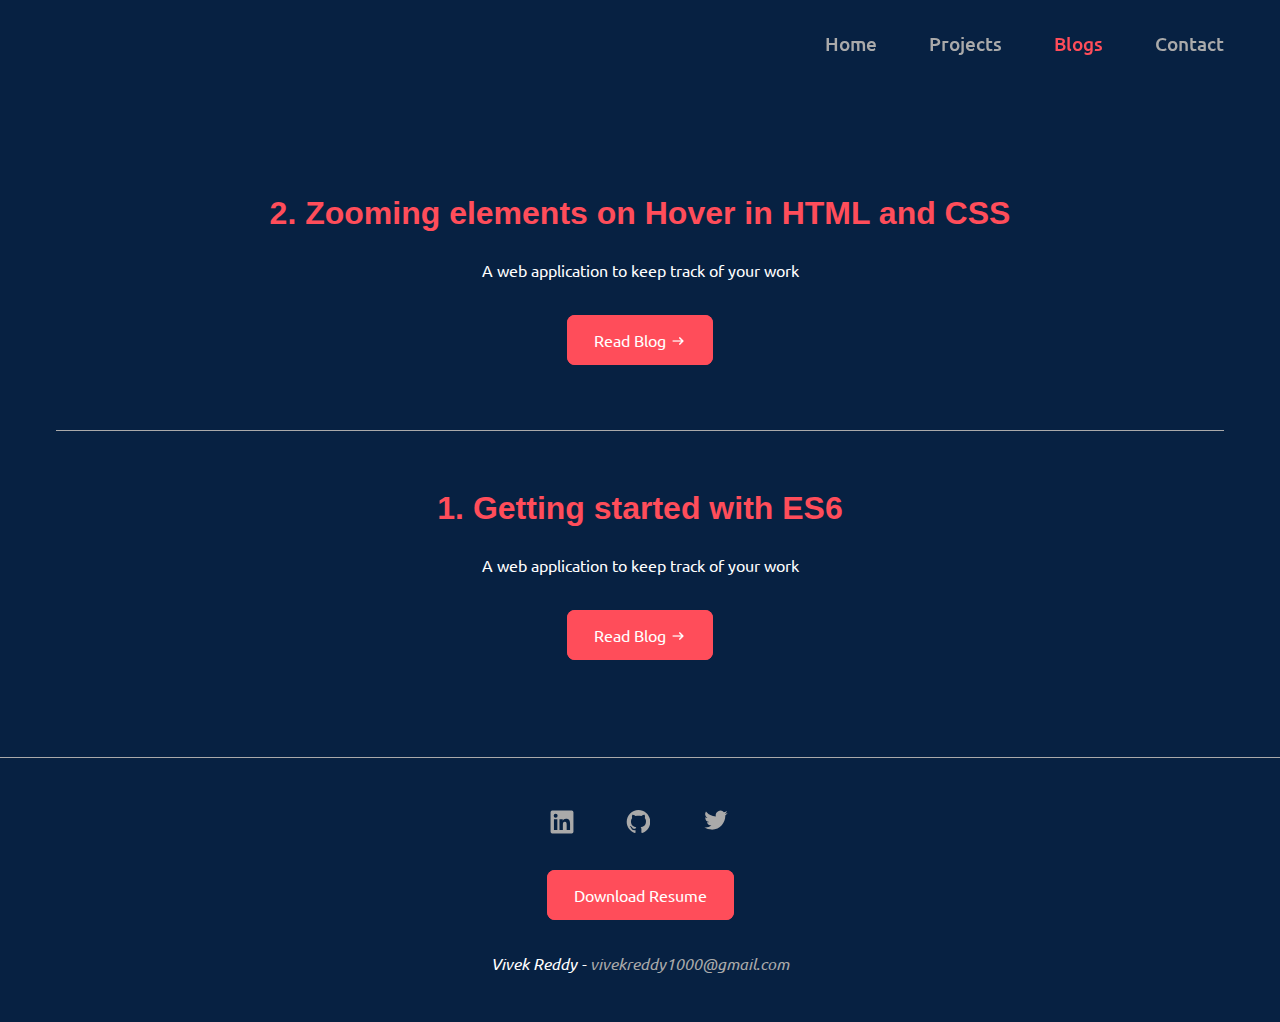
<file: blogs.html>
<!DOCTYPE html>
<html lang="en">
  <head>
    <meta charset="UTF-8" />
    <meta http-equiv="X-UA-Compatible" content="IE=edge" />
    <meta name="viewport" content="width=device-width, initial-scale=1.0" />
    <title>Portfolio | Blogs</title>
    <link rel="stylesheet" href="styles.css" />
    <link rel="preconnect" href="https://fonts.googleapis.com" />
    <link rel="preconnect" href="https://fonts.gstatic.com" crossorigin />
    <link
      href="https://fonts.googleapis.com/css2?family=Ubuntu:wght@400;500;700&display=swap"
      rel="stylesheet"
    />
  </head>

  <body>
    <nav class="nav">
      <img id="btn-menu" src="./images/HamburgerMenu.svg" alt="" />
      <ul class="nav-ul">
        <li class="navlist">
          <a href="./index.html" class="navlinks non-activelink">Home</a>
        </li>
        <li class="navlist">
          <a href="./projects.html" class="navlinks non-activelink">Projects</a>
        </li>
        <li class="navlist">
          <a href="/" class="navlinks activelink">Blogs</a>
        </li>
        <li class="navlist">
          <a href="#footer" class="navlinks non-activelink">Contact</a>
        </li>
      </ul>
    </nav>
    <div id="side-menu">
      <div id="close-btn">
        <img id="close-img" src="./images/close.png" alt="" />
      </div>
      <div id="side-menu-content">
        <ul class="side-menu-ul">
          <li class="side-menu-list">
            <a class="side-menu-links" href="./index.html">Home</a>
          </li>
          <li class="side-menu-list">
            <a class="side-menu-links" href="./projects.html">Projects</a>
          </li>
          <li class="side-menu-list">
            <a class="side-menu-links" href="/">Blogs</a>
          </li>
          <li class="side-menu-list">
            <a id="contact-btn" class="side-menu-links" href="#footer"
              >Contact</a
            >
          </li>
        </ul>
      </div>
    </div>

    <div class="container container-2">
      <section class="section">
        <h2 class="headings h2s">
          2. Zooming elements on Hover in HTML and CSS
        </h2>
        <p>A web application to keep track of your work</p>
        <a
          href="https://vivekg.hashnode.dev/2-zooming-background-images"
          class="btn"
          target="_blank"
          >Read Blog
          <img id="right-arrow-img" src="./images/white-right-arrow.png" alt=""
        /></a>
      </section>
      <section class="section border">
        <h2 class="headings h2s">1. Getting started with ES6</h2>
        <p>A web application to keep track of your work</p>
        <a
          href="https://vivekg.hashnode.dev/1-getting-started-with-es6"
          class="btn"
          target="_blank"
          >Read Blog
          <img id="right-arrow-img" src="./images/white-right-arrow.png" alt=""
        /></a>
      </section>
    </div>

    <footer id="footer">
      <div id="footer-1">
        <ul class="footer-ul">
          <li class="footerlist">
            <a
              class="footerlinks"
              href="https://www.linkedin.com/in/vivek-reddy-g/"
            >
              <svg id="linkedin" class="socialmedia" viewBox="0 0 128 128">
                <path
                  d="M116,3H12a8.91,8.91,0,0,0-9,8.8V116.22A8.91,8.91,0,0,0,12,125H116a8.93,8.93,0,0,0,9-8.81V11.77A8.93,8.93,0,0,0,116,3ZM39.17,107H21.06V48.73H39.17Zm-9-66.21a10.5,10.5,0,1,1,10.49-10.5A10.5,10.5,0,0,1,30.12,40.77ZM107,107H88.89V78.65c0-6.75-.12-15.44-9.41-15.44s-10.87,7.36-10.87,15V107H50.53V48.73H67.89v8h.24c2.42-4.58,8.32-9.41,17.13-9.41C103.6,47.28,107,59.35,107,75Z"
                ></path>
              </svg>
            </a>
          </li>
          <li class="footerlist">
            <a class="footerlinks" href="https://github.com/vivek-guda">
              <svg id="github" class="socialmedia" viewBox="0 0 128 128">
                <path
                  d="M64 5.103c-33.347 0-60.388 27.035-60.388 60.388 0 26.682 17.303 49.317 41.297 57.303 3.017.56 4.125-1.31 4.125-2.905 0-1.44-.056-6.197-.082-11.243-16.8 3.653-20.345-7.125-20.345-7.125-2.747-6.98-6.705-8.836-6.705-8.836-5.48-3.748.413-3.67.413-3.67 6.063.425 9.257 6.223 9.257 6.223 5.386 9.23 14.127 6.562 17.573 5.02.542-3.903 2.107-6.568 3.834-8.076-13.413-1.525-27.514-6.704-27.514-29.843 0-6.593 2.36-11.98 6.223-16.21-.628-1.52-2.695-7.662.584-15.98 0 0 5.07-1.623 16.61 6.19C53.7 35 58.867 34.327 64 34.304c5.13.023 10.3.694 15.127 2.033 11.526-7.813 16.59-6.19 16.59-6.19 3.287 8.317 1.22 14.46.593 15.98 3.872 4.23 6.215 9.617 6.215 16.21 0 23.194-14.127 28.3-27.574 29.796 2.167 1.874 4.097 5.55 4.097 11.183 0 8.08-.07 14.583-.07 16.572 0 1.607 1.088 3.49 4.148 2.897 23.98-7.994 41.263-30.622 41.263-57.294C124.388 32.14 97.35 5.104 64 5.104z"
                ></path>
              </svg>
            </a>
          </li>
          <li class="footerlist">
            <a class="footerlinks" href="https://twitter.com/GVivek_51">
              <svg id="twitter" class="socialmedia" viewBox=" 0 0 24 24">
                <path
                  d="M8.29 20.251c7.547 0 11.675-6.253 11.675-11.675 0-.178 0-.355-.012-.53A8.348 8.348 0 0022 5.92a8.19 8.19 0 01-2.357.646 4.118 4.118 0 001.804-2.27 8.224 8.224 0 01-2.605.996 4.107 4.107 0 00-6.993 3.743 11.65 11.65 0 01-8.457-4.287 4.106 4.106 0 001.27 5.477A4.072 4.072 0 012.8 9.713v.052a4.105 4.105 0 003.292 4.022 4.095 4.095 0 01-1.853.07 4.108 4.108 0 003.834 2.85A8.233 8.233 0 012 18.407a11.616 11.616 0 006.29 1.84"
                ></path>
              </svg>
            </a>
          </li>
        </ul>
      </div>
      <div id="footer-2">
        <a class="btn" href="./VivekResume.pdf" target="_blank"
          >Download Resume</a
        >
      </div>
      <div id="footer-3">
        <em
          >Vivek Reddy -
          <a
            id="mail-link"
            class="navlinks"
            href="mailto:vivekreddy1000@gmail.com"
            >vivekreddy1000@gmail.com</a
          ></em
        >
      </div>
    </footer>

    <script src="app.js"></script>
  </body>
</html>
</file>
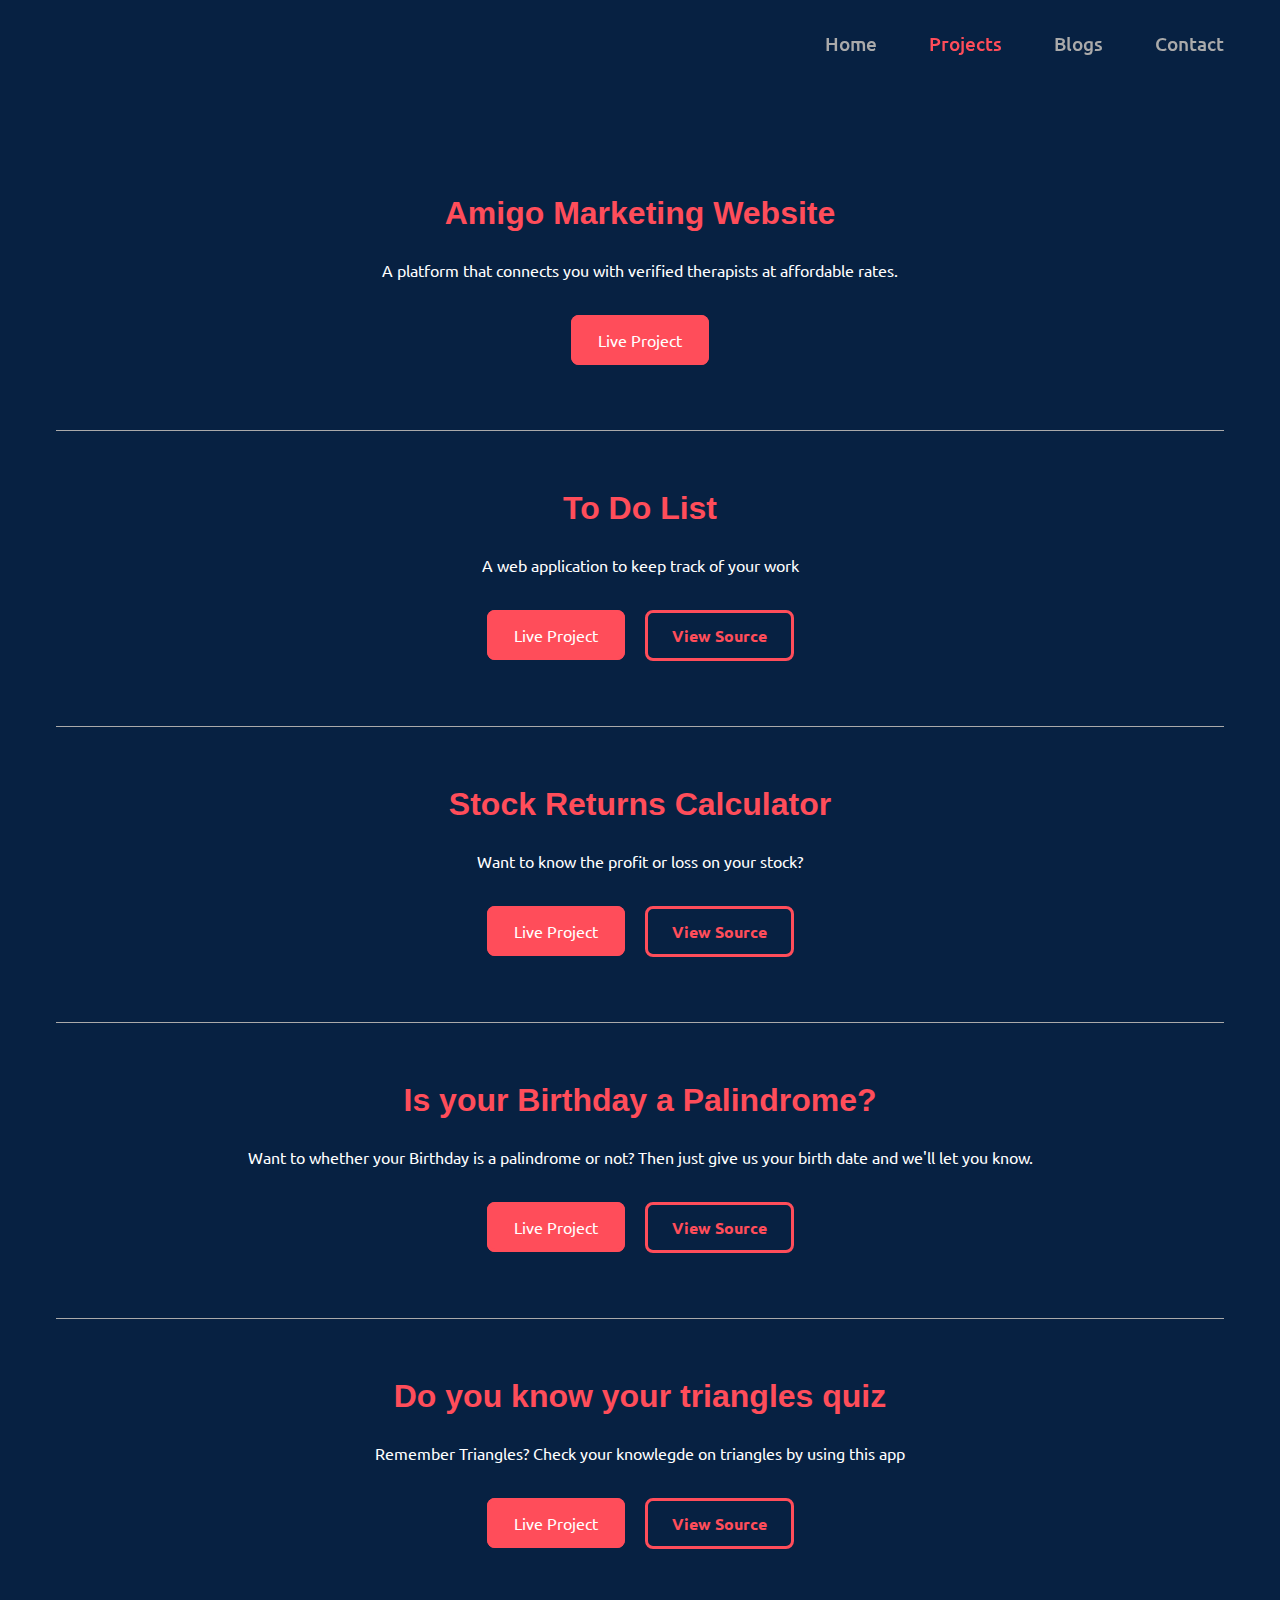
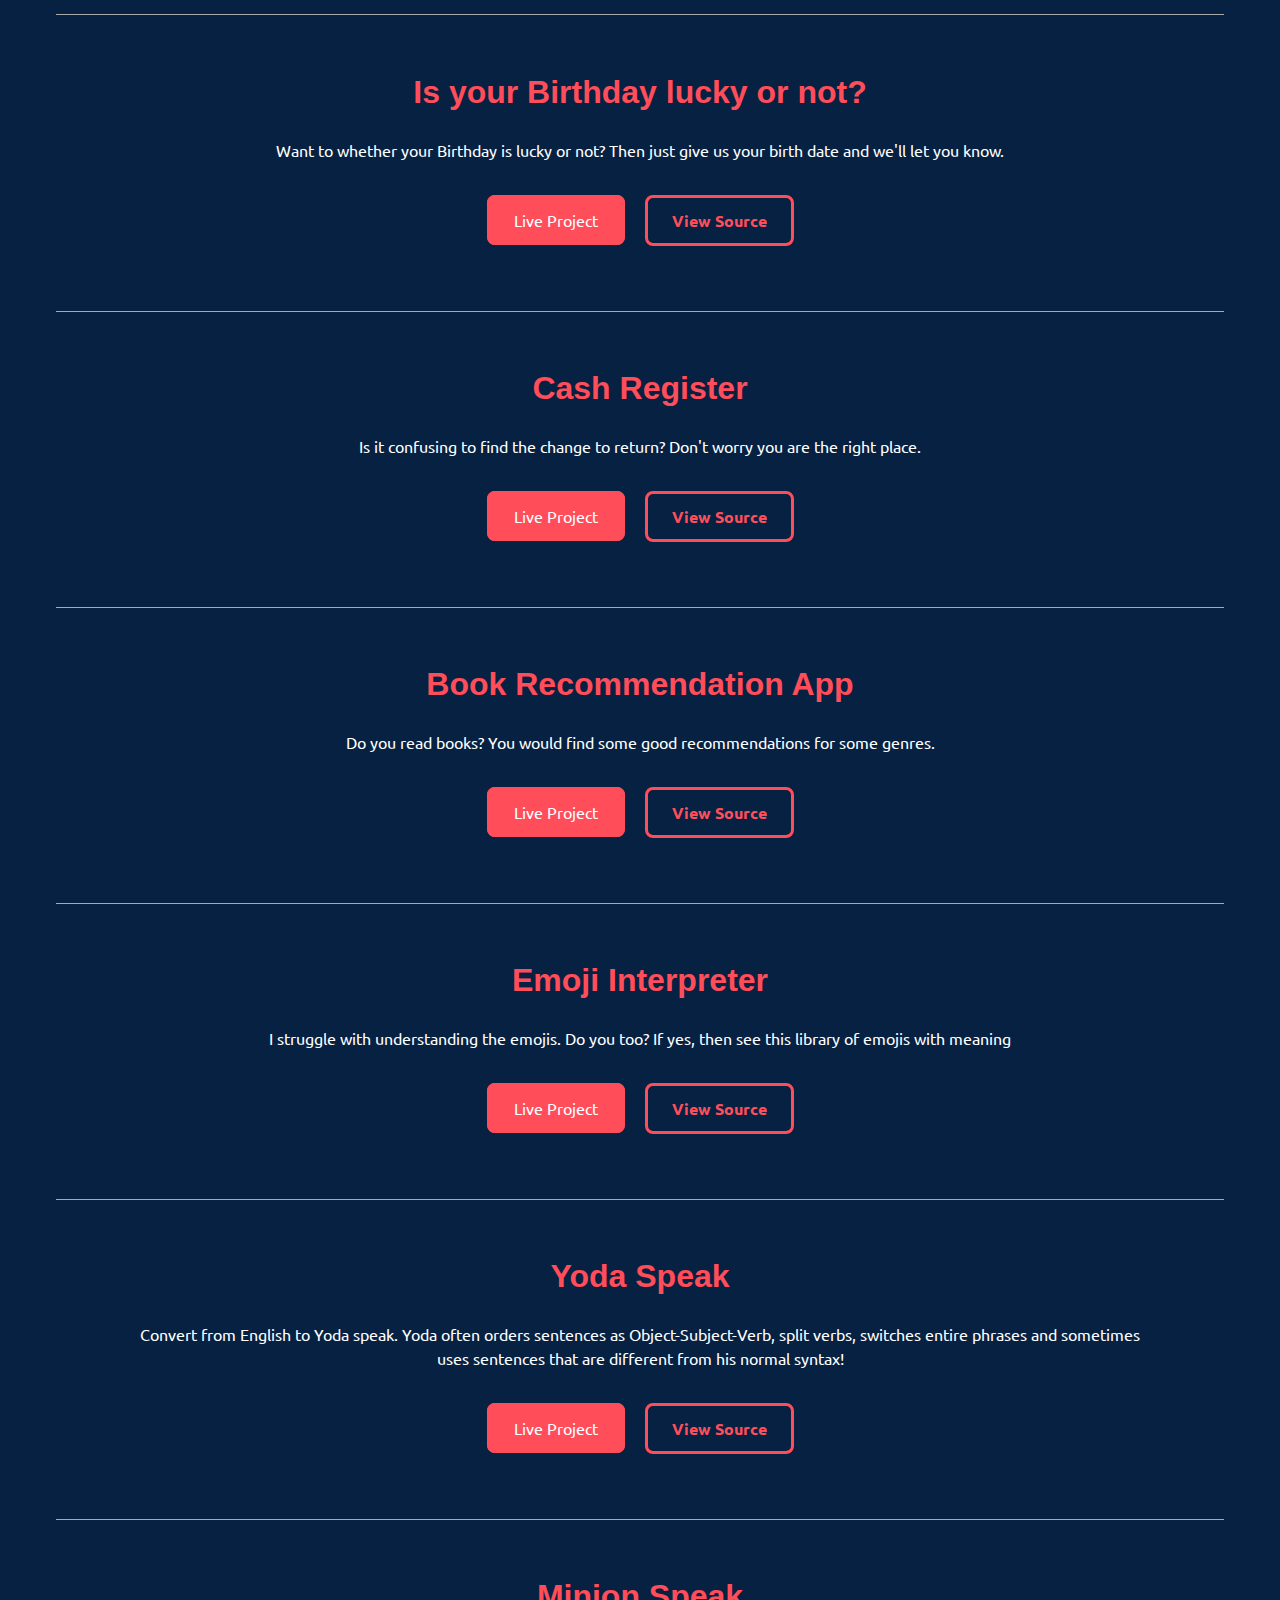
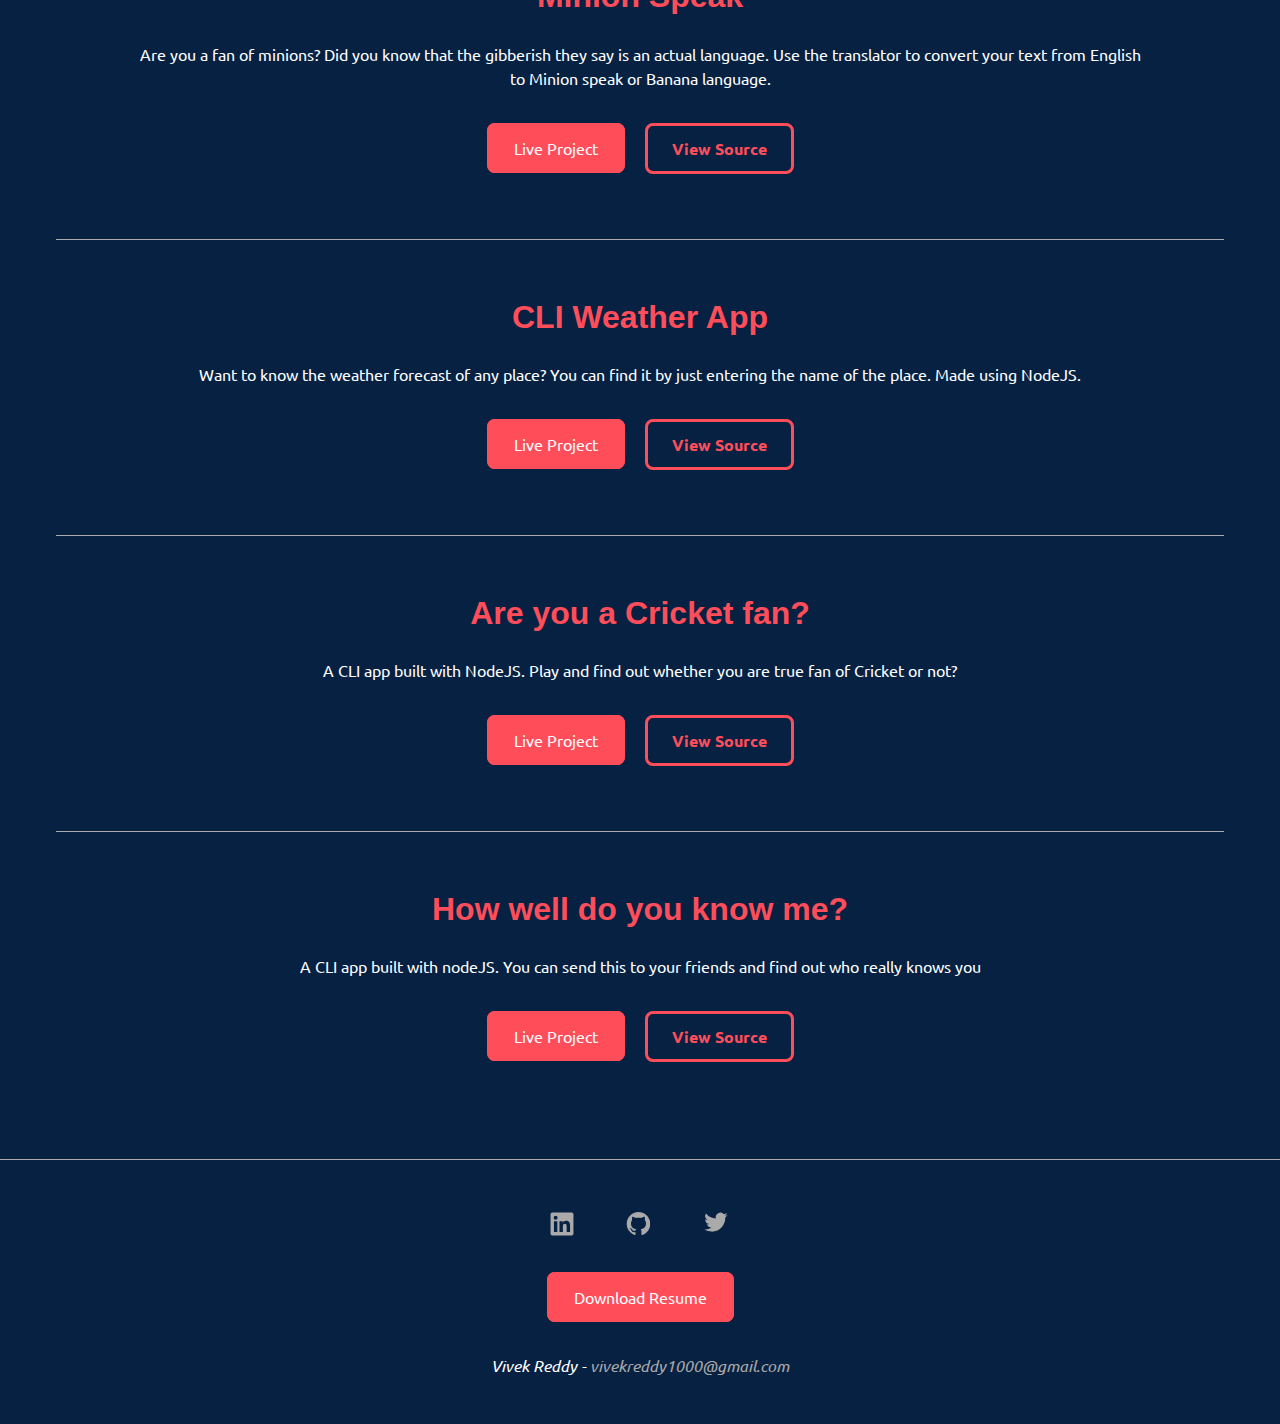
<file: projects.html>
<!DOCTYPE html>
<html lang="en">
  <head>
    <meta charset="UTF-8" />
    <meta http-equiv="X-UA-Compatible" content="IE=edge" />
    <meta name="viewport" content="width=device-width, initial-scale=1.0" />
    <title>Portfolio | Projects</title>
    <link rel="stylesheet" href="styles.css" />
    <link rel="preconnect" href="https://fonts.googleapis.com" />
    <link rel="preconnect" href="https://fonts.gstatic.com" crossorigin />
    <link
      href="https://fonts.googleapis.com/css2?family=Ubuntu:wght@400;500;700&display=swap"
      rel="stylesheet"
    />
  </head>

  <body>
    <nav class="nav">
      <img id="btn-menu" src="./images/HamburgerMenu.svg" alt="" />
      <ul class="nav-ul">
        <li class="navlist">
          <a href="./index.html" class="navlinks non-activelink">Home</a>
        </li>
        <li class="navlist">
          <a href="/" class="navlinks activelink">Projects</a>
        </li>
        <li class="navlist">
          <a href="./blogs.html" class="navlinks non-activelink">Blogs</a>
        </li>
        <li class="navlist">
          <a href="#footer" class="navlinks non-activelink">Contact</a>
        </li>
      </ul>
    </nav>
    <div id="side-menu">
      <div id="close-btn">
        <img id="close-img" src="./images/close.png" alt="" />
      </div>
      <div id="side-menu-content">
        <ul class="side-menu-ul">
          <li class="side-menu-list">
            <a class="side-menu-links" href="./index.html">Home</a>
          </li>
          <li class="side-menu-list">
            <a class="side-menu-links" href="/">Projects</a>
          </li>
          <li class="side-menu-list">
            <a class="side-menu-links" href="./blogs.html">Blogs</a>
          </li>
          <li class="side-menu-list">
            <a id="contact-btn" class="side-menu-links" href="#footer"
              >Contact</a
            >
          </li>
        </ul>
      </div>
    </div>

    <div class="container container-2">
      <section class="section">
        <h2 class="headings h2s">Amigo Marketing Website</h2>
        <p>
          A platform that connects you with verified therapists at affordable
          rates.
        </p>
        <a href="https://amigoapp.in/" class="btn" target="_blank"
          >Live Project</a
        >
        <!-- <a href="#" class="secondary-btn" target="_blank" disa>View Source</a> -->
      </section>
      <section class="section border">
        <h2 class="headings h2s">To Do List</h2>
        <p>A web application to keep track of your work</p>
        <a href="https://task-tracker-1.netlify.app" class="btn" target="_blank"
          >Live Project</a
        >
        <a
          href="https://github.com/vivek-guda/To-Do-List"
          class="secondary-btn"
          target="_blank"
          >View Source</a
        >
      </section>
      <section class="section border">
        <h2 class="headings h2s">Stock Returns Calculator</h2>
        <p>Want to know the profit or loss on your stock?</p>
        <a
          href="https://stock-returns-calc.netlify.app"
          class="btn"
          target="_blank"
          >Live Project</a
        >
        <a
          href="https://github.com/vivek-guda/StockReturnsCalc"
          class="secondary-btn"
          target="_blank"
          >View Source</a
        >
      </section>
      <section class="section border">
        <h2 class="headings h2s">Is your Birthday a Palindrome?</h2>
        <p>
          Want to whether your Birthday is a palindrome or not? Then just give
          us your birth date and we'll let you know.
        </p>
        <a
          href="https://check-bday-palindrome.netlify.app/"
          class="btn"
          target="_blank"
          >Live Project</a
        >
        <a
          href="https://github.com/vivek-guda/Palindrome-bday"
          class="secondary-btn"
          target="_blank"
          >View Source</a
        >
      </section>
      <section class="section border">
        <h2 class="headings h2s">Do you know your triangles quiz</h2>
        <p>
          Remember Triangles? Check your knowlegde on triangles by using this
          app
        </p>
        <a
          href="https://fun-with-triangles-app.netlify.app"
          class="btn"
          target="_blank"
          >Live Project</a
        >
        <a
          href="https://github.com/vivek-guda/fun-with-triangles"
          class="secondary-btn"
          target="_blank"
          >View Source</a
        >
      </section>
      <section class="section border">
        <h2 class="headings h2s">Is your Birthday lucky or not?</h2>
        <p>
          Want to whether your Birthday is lucky or not? Then just give us your
          birth date and we'll let you know.
        </p>
        <a href="https://bday-lucky.netlify.app" class="btn" target="_blank"
          >Live Project</a
        >
        <a
          href="https://github.com/vivek-guda/IsYourBdayLucky"
          class="secondary-btn"
          target="_blank"
          >View Source</a
        >
      </section>
      <section class="section border">
        <h2 class="headings h2s">Cash Register</h2>
        <p>
          Is it confusing to find the change to return? Don't worry you are the
          right place.
        </p>
        <a href="https://cash-register1.netlify.app" class="btn" target="_blank"
          >Live Project</a
        >
        <a
          href="https://github.com/vivek-guda/Cash-Register"
          class="secondary-btn"
          target="_blank"
          >View Source</a
        >
      </section>
      <section class="section border">
        <h2 class="headings h2s">Book Recommendation App</h2>
        <p>
          Do you read books? You would find some good recommendations for some
          genres.
        </p>
        <a
          href="https://book-recommendations.netlify.app/"
          class="btn"
          target="_blank"
          >Live Project</a
        >
        <a
          href="https://github.com/vivek-guda/BookRecommendationApp"
          class="secondary-btn"
          target="_blank"
          >View Source</a
        >
      </section>
      <section class="section border">
        <h2 class="headings h2s">Emoji Interpreter</h2>
        <p>
          I struggle with understanding the emojis. Do you too? If yes, then see
          this library of emojis with meaning
        </p>
        <a href="https://mo52z.csb.app/" class="btn" target="_blank"
          >Live Project</a
        >
        <a
          href="https://github.com/vivek-guda/Emoji-Interpreter"
          class="secondary-btn"
          target="_blank"
          >View Source</a
        >
      </section>
      <section class="section border">
        <h2 class="headings h2s">Yoda Speak</h2>
        <p>
          Convert from English to Yoda speak. Yoda often orders sentences as
          Object-Subject-Verb, split verbs, switches entire phrases and
          sometimes uses sentences that are different from his normal syntax!
        </p>
        <a href="https://speak-yodish.netlify.app" class="btn" target="_blank"
          >Live Project</a
        >
        <a
          href="https://github.com/vivek-guda/YodaSpeak"
          class="secondary-btn"
          target="_blank"
          >View Source</a
        >
      </section>
      <section class="section border">
        <h2 class="headings h2s">Minion Speak</h2>
        <p>
          Are you a fan of minions? Did you know that the gibberish they say is
          an actual language. Use the translator to convert your text from
          English to Minion speak or Banana language.
        </p>
        <a
          href="https://convert-to-minionese.netlify.app"
          class="btn"
          target="_blank"
          >Live Project</a
        >
        <a
          href="https://github.com/vivek-guda/Minionese"
          class="secondary-btn"
          target="_blank"
          >View Source</a
        >
      </section>
      <section class="section border">
        <h2 class="headings h2s">CLI Weather App</h2>
        <p>
          Want to know the weather forecast of any place? You can find it by
          just entering the name of the place. Made using NodeJS.
        </p>
        <a
          href="https://replit.com/@VivekGuda/WeatherApp"
          class="btn"
          target="_blank"
          >Live Project</a
        >
        <a
          href="https://github.com/vivek-guda/CLI-project-3"
          class="secondary-btn"
          target="_blank"
          >View Source</a
        >
      </section>
      <section class="section border">
        <h2 class="headings h2s">Are you a Cricket fan?</h2>
        <p>
          A CLI app built with NodeJS. Play and find out whether you are true
          fan of Cricket or not?
        </p>
        <a
          href="https://replit.com/@VivekGuda/CricketQuiz"
          class="btn"
          target="_blank"
          >Live Project</a
        >
        <a
          href="https://github.com/vivek-guda/CLI-project-2"
          class="secondary-btn"
          target="_blank"
          >View Source</a
        >
      </section>
      <section class="section border">
        <h2 class="headings h2s">How well do you know me?</h2>
        <p>
          A CLI app built with nodeJS. You can send this to your friends and
          find out who really knows you
        </p>
        <a
          href="https://replit.com/@VivekGuda/How-well-do-you-know-me"
          class="btn"
          target="_blank"
          >Live Project</a
        >
        <a
          href="https://github.com/vivek-guda/CLI-project-1"
          class="secondary-btn"
          target="_blank"
          >View Source</a
        >
      </section>
    </div>

    <footer id="footer">
      <div id="footer-1">
        <ul class="footer-ul">
          <li class="footerlist">
            <a
              class="footerlinks"
              href="https://www.linkedin.com/in/vivek-reddy-g/"
            >
              <svg id="linkedin" class="socialmedia" viewBox="0 0 128 128">
                <path
                  d="M116,3H12a8.91,8.91,0,0,0-9,8.8V116.22A8.91,8.91,0,0,0,12,125H116a8.93,8.93,0,0,0,9-8.81V11.77A8.93,8.93,0,0,0,116,3ZM39.17,107H21.06V48.73H39.17Zm-9-66.21a10.5,10.5,0,1,1,10.49-10.5A10.5,10.5,0,0,1,30.12,40.77ZM107,107H88.89V78.65c0-6.75-.12-15.44-9.41-15.44s-10.87,7.36-10.87,15V107H50.53V48.73H67.89v8h.24c2.42-4.58,8.32-9.41,17.13-9.41C103.6,47.28,107,59.35,107,75Z"
                ></path>
              </svg>
            </a>
          </li>
          <li class="footerlist">
            <a class="footerlinks" href="https://github.com/vivek-guda">
              <svg id="github" class="socialmedia" viewBox="0 0 128 128">
                <path
                  d="M64 5.103c-33.347 0-60.388 27.035-60.388 60.388 0 26.682 17.303 49.317 41.297 57.303 3.017.56 4.125-1.31 4.125-2.905 0-1.44-.056-6.197-.082-11.243-16.8 3.653-20.345-7.125-20.345-7.125-2.747-6.98-6.705-8.836-6.705-8.836-5.48-3.748.413-3.67.413-3.67 6.063.425 9.257 6.223 9.257 6.223 5.386 9.23 14.127 6.562 17.573 5.02.542-3.903 2.107-6.568 3.834-8.076-13.413-1.525-27.514-6.704-27.514-29.843 0-6.593 2.36-11.98 6.223-16.21-.628-1.52-2.695-7.662.584-15.98 0 0 5.07-1.623 16.61 6.19C53.7 35 58.867 34.327 64 34.304c5.13.023 10.3.694 15.127 2.033 11.526-7.813 16.59-6.19 16.59-6.19 3.287 8.317 1.22 14.46.593 15.98 3.872 4.23 6.215 9.617 6.215 16.21 0 23.194-14.127 28.3-27.574 29.796 2.167 1.874 4.097 5.55 4.097 11.183 0 8.08-.07 14.583-.07 16.572 0 1.607 1.088 3.49 4.148 2.897 23.98-7.994 41.263-30.622 41.263-57.294C124.388 32.14 97.35 5.104 64 5.104z"
                ></path>
              </svg>
            </a>
          </li>
          <li class="footerlist">
            <a class="footerlinks" href="https://twitter.com/GVivek_51">
              <svg id="twitter" class="socialmedia" viewBox=" 0 0 24 24">
                <path
                  d="M8.29 20.251c7.547 0 11.675-6.253 11.675-11.675 0-.178 0-.355-.012-.53A8.348 8.348 0 0022 5.92a8.19 8.19 0 01-2.357.646 4.118 4.118 0 001.804-2.27 8.224 8.224 0 01-2.605.996 4.107 4.107 0 00-6.993 3.743 11.65 11.65 0 01-8.457-4.287 4.106 4.106 0 001.27 5.477A4.072 4.072 0 012.8 9.713v.052a4.105 4.105 0 003.292 4.022 4.095 4.095 0 01-1.853.07 4.108 4.108 0 003.834 2.85A8.233 8.233 0 012 18.407a11.616 11.616 0 006.29 1.84"
                ></path>
              </svg>
            </a>
          </li>
        </ul>
      </div>
      <div id="footer-2">
        <a class="btn" href="./VivekResume.pdf" target="_blank"
          >Download Resume</a
        >
      </div>
      <div id="footer-3">
        <em
          >Vivek Reddy -
          <a
            id="mail-link"
            class="navlinks"
            href="mailto:vivekreddy1000@gmail.com"
            >vivekreddy1000@gmail.com</a
          ></em
        >
      </div>
    </footer>

    <script src="app.js"></script>
  </body>
</html>
</file>
<file: styles.css>
:root {
  --white1: rgba(243, 244, 246, 0.1);
  --txt-gray: #aaa;
  --lightgray: #dcdcdc;
  --neonpink: #e93b81;
  --darkgray: #161616;
  --twitterblue: #1da1f2;
  --linkedinblue: #0072b1;
  --reddishpink: rgb(255, 77, 90);
  --nightsky: #072142;
}

body {
  font-family: "Ubuntu", sans-serif;
  background-color: var(--nightsky);
  color: white;
  margin: 0;
}

#btn-menu {
  height: 1.5rem;
  padding: 1.25rem 0;
  cursor: pointer;
}

#btn-menu:hover {
  fill: #fff;
}

.nav {
  width: 100%;
  padding: 0.75rem 2rem 1rem 2rem;
  font-size: 1.2rem;
  font-weight: 500;
  /* background-color: var(--nightsky); */
  background: rgba(7, 33, 66, 0.5);
  margin-bottom: 2rem;
  position: fixed;
  top: 0;
  left: 0;
  z-index: 1;
  backdrop-filter: blur(15px);
  visibility: visible;
}

.nav-ul {
  list-style: none;
  text-align: right;
  margin-right: 4rem;
}

.navlist {
  display: inline;
  padding: 0 1.5rem;
}

.navlinks {
  text-decoration: none;
  color: var(--txt-gray);
}

.activelink {
  color: var(--reddishpink);
}

.non-activelink:hover {
  color: #fff;
  transition: 0.5s;
}

#side-menu {
  height: 100%;
  width: 0;
  position: fixed;
  top: 0;
  left: 0;
  background-color: var(--reddishpink);
  /* opacity: 0.9; */
  overflow-x: hidden;
  transition: 0.4s ease-out;
  z-index: 1;
}

#close-img {
  height: 2rem;
  cursor: pointer;
}

#close-btn {
  margin-top: 2rem;
  margin-right: 2rem;
  position: absolute;
  top: 0;
  right: 0;
  z-index: 1;
}

#side-menu-content {
  width: 100%;
  height: 100%;
  display: flex;
  justify-content: center;
  align-items: center;
}

.side-menu-ul {
  padding-left: 0;
  padding-bottom: 3rem;
}

.side-menu-list {
  list-style: none;
  font-size: 3rem;
  padding: 2rem 0;
  margin: 0 auto;
}

.side-menu-links {
  text-decoration: none;
  color: var(--nightsky);
}

.container {
  max-width: 1200px;
  margin: auto;
  text-align: center;
}

.container-2 {
  padding-top: 7.5rem;
}

.section {
  padding: 2rem 0 4rem 0;
  margin: 1rem;
}

.border {
  border-top: 1px solid var(--txt-gray);
}

.section p {
  margin-bottom: 3rem;
  padding: 0 5rem;
  line-height: 1.5rem;
}

@media (max-width: 620px) {
  .section p {
    padding: 0 1.5rem;
  }
}

.about {
  font-family: "Montserrat", sans-serif;
  font-size: 1.75rem;
  height: 100vh;
  margin: 0 2rem;
  display: flex;
  flex-direction: column;
  justify-content: center;
}

.about h1 {
  margin-top: 0;
  margin-bottom: 0;
}

.about span {
  font-size: 4.5rem;
}

.about p {
  color: var(--txt-gray);
  font-size: 1.5rem;
  margin-top: 0;
  /* margin-bottom: 0; */
}

.headings {
  font-family: "Montserrat", sans-serif;
  color: var(--reddishpink);
  font-size: 2rem;
  letter-spacing: 0.3rem;
}

#projects-desc {
  word-spacing: 0.1rem;
  line-height: 1.5rem;
}

.h2s {
  letter-spacing: 0;
}

.tech {
  display: flex;
  flex-direction: row;
  flex-wrap: wrap;
  justify-content: center;
  align-items: center;
}

.tech img {
  padding: 1rem 1rem;
}

.tech-img {
  height: 4rem;
}

#html,
#css {
  height: 5rem;
}
#css {
  padding-left: 0;
}
#nodejs {
  height: 4.5rem;
}
#react {
  height: 4.5rem;
}

.projects {
  width: 100%;
  height: 700px;
  margin: 3rem auto 4rem auto;
  display: grid;
  grid-template-columns: 1fr 1fr;
  grid-template-rows: 1fr 1fr;
  grid-template-areas:
    "pr1 pr2"
    "pr1 pr3";
  grid-gap: 1.5rem;
}

#pr1 {
  grid-area: pr1;
}
#pr2 {
  grid-area: pr2;
}
#pr3 {
  grid-area: pr3;
}
#ch1 {
  background-image: url(./images/amigo_ss.jpg);
}
#ch2 {
  background-image: url(./images/task-tracker.png);
}
#ch3 {
  background-image: url(./images/bookRec.png);
}
.parent {
  /* border: 2px solid var(--nightsky); */
  border-radius: 0.5rem;
  overflow: hidden;
  position: relative;
}
.child {
  width: 100%;
  height: 100%;
  background-repeat: no-repeat;
  background-position: center;
  background-size: cover;
  transition: 1s;
}

.parent:hover .child {
  transform: scale(1.2);
}

.gc1 {
  width: 100%;
  height: 40%;
  /* background-color: #1f2f46; */
  background-color: rgb(233, 126, 132);
  position: absolute;
  bottom: 0;
  color: var(--nightsky);
  display: flex;
  flex-direction: column;
  justify-content: center;
  align-items: center;
  transition: all 0.3s ease-out;
}
.gc1 div {
  margin: 0 1rem;
}
.gc1 div h4 {
  margin-top: 0;
  margin-bottom: 0;
  font-size: 1.5rem;
}
.gc1 p {
  margin-bottom: 0;
}

.parent:hover .gc1 {
  height: 100%;
  background: rgba(226, 87, 96, 0.7);
  backdrop-filter: blur(5px);
  /* visibility: visible; */
}

.btn {
  text-decoration: none;
  color: white;
  background-color: var(--reddishpink);
  padding: 0.75rem 1.5rem;
  border-radius: 0.5rem;
  border: 3px solid var(--reddishpink);
  transition: 0.5s;
}

.btn:hover,
.secondary-btn:hover {
  opacity: 0.8;
}

.secondary-btn {
  text-decoration: none;
  color: var(--reddishpink);
  padding: 0.75rem 1.5rem;
  margin-left: 1rem;
  border: 3px solid var(--reddishpink);
  border-radius: 0.5rem;
  font-weight: bold;
  transition: 0.5s;
}

@media (max-width: 450px) {
  .secondary-btn {
    margin-left: 0.5rem;
  }
}

#right-arrow-img {
  height: 1rem;
  transform: translateY(2px);
  transition: 0.3s;
}

.btn:hover #right-arrow-img {
  transform: translate(5px, 2px);
}

#footer {
  display: flex;
  flex-direction: column;
  align-items: center;
  margin-top: 3rem;
  border-top: 1px solid var(--txt-gray);
  padding: 2rem;
}

#footer-2 {
  margin: 2rem 0;
}

#footer-3 {
  margin: 1rem 0;
}

.footer-ul {
  padding-left: 0;
}

.footerlist {
  list-style: none;
  display: inline;
  padding: 1rem 1.5rem;
}

.footerlinks {
  text-decoration: none;
}

.socialmedia {
  height: 1.5rem;
  fill: var(--txt-gray);
}

.socialmedia:hover {
  fill: white;
  transition: 0.4s;
}

#github {
  height: 1.56rem;
}

#twitter {
  height: 1.75rem;
}

#mail-link:hover {
  color: var(--reddishpink);
  transition: 0.4s;
}

#download-btn:hover {
  opacity: 0.8;
  transition: 0.4s;
}

@media (max-width: 950px) {
  .nav-ul {
    display: none;
  }
}

@media (min-width: 950px) {
  #btn-menu {
    display: none;
  }
}

@media (max-width: 975px) {
  .projects {
    height: 850px;
    grid-template-columns: 1fr 1fr;
    grid-template-rows: 2fr 1fr;
    grid-template-areas:
      "pr1 pr1"
      "pr2 pr3";
  }
}

@media (max-width: 700px) {
  .projects {
    height: 1000px;
    grid-template-columns: 1fr;
    grid-template-rows: 1fr 1fr 1fr;
    grid-template-areas:
      "pr1"
      "pr2"
      "pr3";
  }

  .gc1 {
    font-size: 0.85rem;
  }
}
</file>
